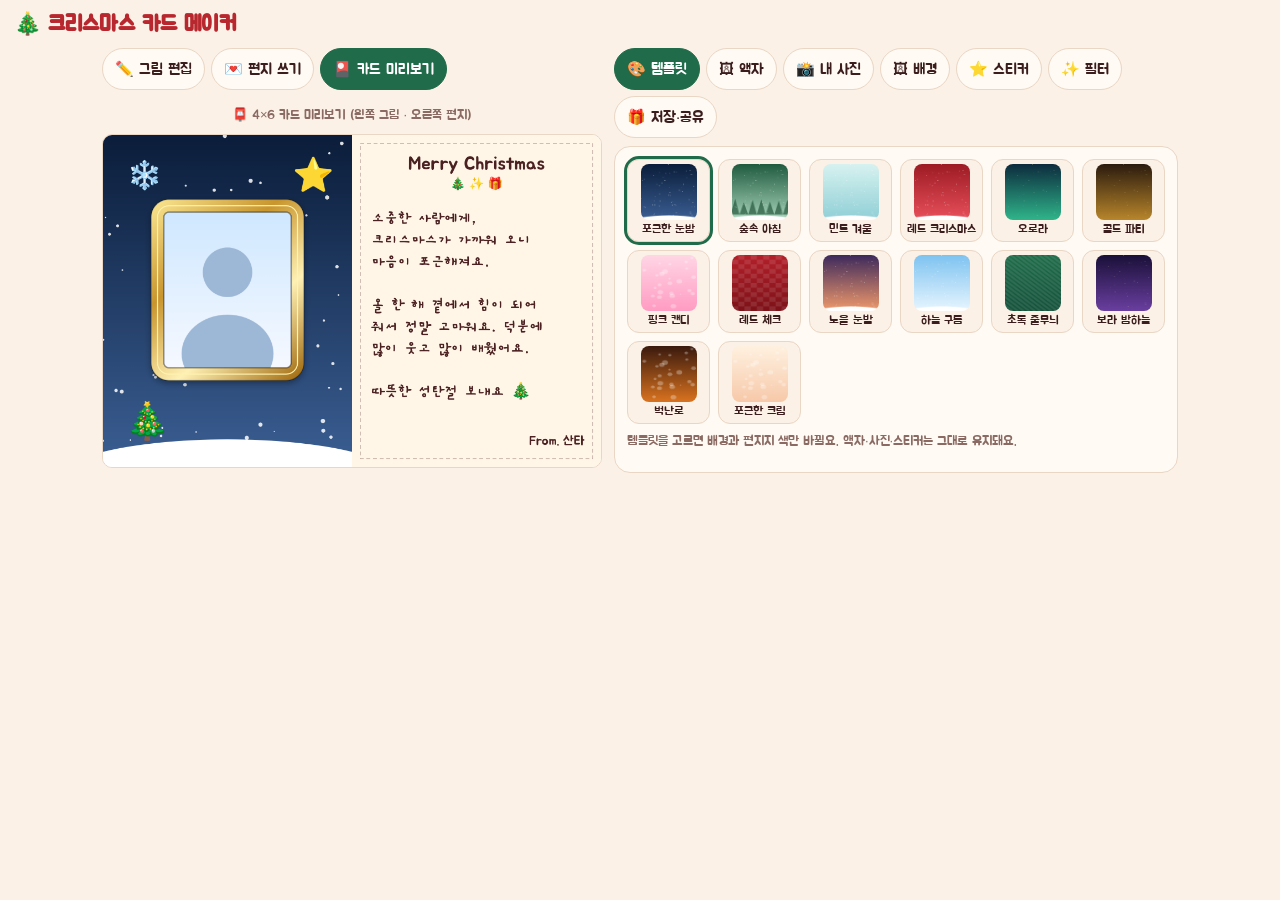
<file: christmas.html>
<!DOCTYPE html>
<html lang="ko"><head><meta charset="utf-8"><title>크리스마스 카드 메이커</title>
<meta name="viewport" content="width=device-width, initial-scale=1, viewport-fit=cover">
<link href="https://fonts.googleapis.com/css2?family=Jua&family=Gaegu:wght@400;700&display=swap" rel="stylesheet">
<style>
:root{--bg:#fbf1e6;--card:#fffaf4;--ink:#3b1d1d;--mut:#8a6a62;--red:#b8272d;--grn:#1f6b4a;--line:#ead6c4;box-sizing:border-box;padding-top:env(safe-area-inset-top,0px);padding-bottom:env(safe-area-inset-bottom,0px)}
@media(prefers-color-scheme:dark){:root:not([data-theme="light"]){--bg:#171012;--card:#261a1d;--ink:#f6e9e4;--mut:#b99d98;--line:#4a3337}}
:root[data-theme="dark"]{--bg:#171012;--card:#261a1d;--ink:#f6e9e4;--mut:#b99d98;--line:#4a3337}
html,body{height:auto}*{box-sizing:border-box}
body{margin:0;background:var(--bg);color:var(--ink);font-family:'Jua','Apple SD Gothic Neo','Malgun Gothic',sans-serif;-webkit-tap-highlight-color:transparent}
h1{font-size:22px;margin:0;padding:10px 14px 0;color:var(--red)}
.app{display:grid;gap:12px;max-width:1100px;margin:auto;padding:8px 12px 28px}
@media(min-width:860px){.app{grid-template-columns:minmax(380px,500px) 1fr;align-items:start}.stage{position:sticky;top:8px}}
.cvw{width:min(100%,calc(50vh*3/4));margin:auto}
@media(min-width:860px){.cvw{width:100%}}
#cv{width:100%;display:block;touch-action:none;border-radius:14px;box-shadow:0 6px 24px rgba(0,0,0,.25);background:#fff}
.tools{display:flex;gap:6px;justify-content:center;margin-top:8px;flex-wrap:wrap}
.b{min-height:44px;min-width:44px;border:0;border-radius:12px;padding:0 14px;font:inherit;font-size:15px;background:var(--red);color:#fff;cursor:pointer;touch-action:manipulation}
.b.s{background:var(--card);color:var(--ink);border:1.5px solid var(--line)}
.b.g{background:var(--grn)}
.tabs{display:flex;flex-wrap:wrap;gap:6px;padding:2px 0 8px}
.tab{min-height:42px;border:1.5px solid var(--line);background:var(--card);color:var(--ink);border-radius:21px;padding:0 12px;font:inherit;font-size:15px;touch-action:manipulation}
.tab.on{background:var(--grn);color:#fff;border-color:var(--grn)}
.panel{background:var(--card);border:1.5px solid var(--line);border-radius:16px;padding:12px}
.grid{display:grid;grid-template-columns:repeat(auto-fill,minmax(76px,1fr));gap:8px}
.it{min-height:64px;border:1.5px solid var(--line);border-radius:12px;background:var(--bg);color:var(--ink);font:inherit;font-size:30px;padding:4px;display:flex;flex-direction:column;align-items:center;justify-content:center;gap:2px;touch-action:manipulation}
.it small{font-size:12px}.it img,.it canvas{width:56px;height:56px;border-radius:8px}
.it.on{outline:3px solid var(--grn)}
.wide{grid-column:1/-1}.tpl{font-size:15px;min-height:76px}
label{display:block;font-size:14px;margin:10px 0 4px;color:var(--mut)}
input[type=text],textarea,select{width:100%;font:inherit;font-size:16px;padding:10px;border-radius:10px;border:1.5px solid var(--line);background:var(--bg);color:var(--ink)}
textarea{min-height:190px;font-family:'Gaegu',sans-serif;font-size:19px;line-height:1.4}
input[type=range]{width:100%}
.chips{display:flex;flex-wrap:wrap;gap:6px}.chips .tab{min-height:38px}
.big{display:flex;align-items:center;gap:12px;font-size:18px;color:var(--ink);background:var(--bg);border:2px solid var(--grn);border-radius:14px;padding:14px;margin:0 0 10px;cursor:pointer}.big input{width:28px;height:28px;flex:none}.big small{display:block;font-size:13px;color:var(--mut)}
.note{font-size:13px;color:var(--mut);line-height:1.5;margin:8px 0}
#vid{width:100%;max-height:60vh;display:block;border-radius:10px;background:#000;transform:scaleX(-1);object-fit:cover}
.row{display:flex;gap:8px;flex-wrap:wrap;margin-top:10px}
#fp{width:120px;border-radius:10px;background:repeating-conic-gradient(#ccc 0 25%,#fff 0 50%) 0 0/16px 16px;display:block;margin:8px 0}
dialog{border:0;border-radius:16px;padding:12px;max-width:min(94vw,760px);background:var(--card);color:var(--ink)}
dialog canvas{width:100%;display:block;border-radius:8px}
#toast{position:fixed;left:50%;bottom:calc(20px + env(safe-area-inset-bottom,0px));transform:translateX(-50%);background:#222;color:#fff;padding:10px 16px;border-radius:20px;opacity:0;transition:opacity .25s;pointer-events:none;z-index:9;font-size:15px}
#ban{display:none;background:var(--grn);color:#fff;padding:10px 14px;border-radius:12px}
#pimg{display:none}
@media print{body>*:not(#pimg){display:none!important}#pimg{display:block;width:6in;height:4in}@page{size:6in 4in;margin:0}:root{padding:0}}
</style></head><body>
<h1>🎄 크리스마스 카드 메이커</h1>
<div class="app">
<div class="stage"><div id="ban">친구가 보낸 카드예요! 내 얼굴을 넣어 답장해 보세요 🎁</div>
<div class="tabs" id="vt"><button class="tab" data-v2="edit">✏️ 그림 편집</button><button class="tab" data-v2="let">💌 편지 쓰기</button><button class="tab" data-v2="prev">🎴 카드 미리보기</button></div>
<div class="cvw" id="cvw"><canvas id="cv"></canvas></div>
<div class="tools" id="tools">
<button class="b s" data-a="z+" aria-label="확대">＋</button><button class="b s" data-a="z-" aria-label="축소">－</button>
<button class="b s" data-a="rot" aria-label="회전">⟳</button><button class="b s" data-a="flip" aria-label="좌우반전">⇋</button>
<button class="b s" data-a="top" aria-label="맨 앞으로">⬆</button><button class="b s" data-a="del" aria-label="삭제">🗑</button>
<button class="b g" data-a="prev">카드 미리보기</button></div>
<div class="note" id="hint" style="text-align:center">손가락으로 끌어 옮기고, 두 손가락으로 크기·회전을 조절해요.</div>
<div id="pvw"><div class="note" style="text-align:center">📮 4×6 카드 미리보기 (왼쪽 그림 · 오른쪽 편지)</div><canvas id="pv" width="900" height="600" style="width:100%;display:block;border-radius:10px;border:1.5px solid var(--line);background:#fff"></canvas></div></div>
<div><div class="tabs" id="tabs"></div><div class="panel" id="pn"></div></div>
</div>
<dialog id="dlg"><div id="dc"></div><div class="row"><button class="b g" data-a="save">4×6 저장</button><button class="b s" data-a="close">닫기</button></div></dialog>
<dialog id="cdlg"><video id="vid" playsinline muted autoplay></video><div class="row"><button class="b g" data-a="snap">📸 찰칵!</button><button class="b s" data-a="camclose">취소</button></div><p class="note">얼굴이 화면 가운데에 오도록 맞춰 주세요. 밝은 곳, 단색 배경에서 찍으면 배경이 더 깨끗하게 지워져요.</p></dialog>
<img id="pimg" alt=""><div id="toast"></div>
<script>
const W=900,H=1200,$=s=>document.querySelector(s);
const cv=$('#cv'),cx=cv.getContext('2d');cv.width=W;cv.height=H;
const sc=document.createElement('canvas');sc.width=W;sc.height=H;const sx=sc.getContext('2d');
const CC=document.createElement('canvas');CC.width=1800;CC.height=1200;$('#dc').appendChild(CC);
const S={frame:0,kind:0,view:'prev',noL:0,bg:0,items:[],filter:0,face:null,sel:null,tpl:0,to:'',from:'',mood:0,topic:0,seed:[0,0,0],letter:'',tab:'tpl'};
let RAW=null;
const sh=(c,x0,y0,r)=>{c.save();c.clip();const g=c.createRadialGradient(x0,y0,2,x0,y0,r);g.addColorStop(0,'rgba(255,255,255,.4)');g.addColorStop(.5,'rgba(255,255,255,0)');g.addColorStop(1,'rgba(0,0,0,.24)');c.fillStyle=g;c.fillRect(-999,-999,3000,3000);c.restore();c.lineWidth=4;c.lineJoin='round';c.strokeStyle='rgba(50,20,20,.55)';c.stroke()};
const E=(c,x,y,rx,ry,f,n)=>{c.beginPath();c.ellipse(x,y,rx,ry,0,0,7);c.fillStyle=f;c.fill();if(!n)sh(c,x-rx*.35,y-ry*.4,Math.max(rx,ry)*1.7)};
const PL=(c,p,f)=>{c.beginPath();p.forEach((q,i)=>i?c.lineTo(q[0],q[1]):c.moveTo(q[0],q[1]));c.closePath();c.fillStyle=f;c.fill();sh(c,200,200,260)};
const R=(c,x,y,w,h,r,f)=>{c.beginPath();c.roundRect(x,y,w,h,r);c.fillStyle=f;c.fill();sh(c,x+w*.3,y+h*.25,Math.max(w,h)*1.1)};
const head=(c,hf,col)=>{if(hf)return;E(c,200,110,66,72,col||'#ffd9b8');E(c,178,102,7,9,'#2b1a1a',1);E(c,222,102,7,9,'#2b1a1a',1);E(c,180,99,2.5,2.5,'#fff',1);E(c,224,99,2.5,2.5,'#fff',1);E(c,160,126,12,8,'rgba(255,100,110,.45)',1);E(c,240,126,12,8,'rgba(255,100,110,.45)',1);c.strokeStyle='#8a3a3a';c.lineWidth=4;c.lineCap='round';c.beginPath();c.arc(200,120,16,.25,2.9);c.stroke()};
const hat=(c,sz)=>{c.save();c.translate(200,70);c.scale(sz,sz);c.translate(-200,-70);c.beginPath();c.moveTo(135,72);c.quadraticCurveTo(185,-30,295,45);c.lineTo(268,72);c.closePath();c.fillStyle='#d62828';c.fill();sh(c,220,30,160);R(c,128,58,144,26,13,'#fff');E(c,296,44,16,16,'#fff');c.restore()};
const BODIES=[
{n:'산타',back(c,h){E(c,95,235,32,60,'#d62828');E(c,305,235,32,60,'#d62828');E(c,92,290,18,18,'#fff');E(c,308,290,18,18,'#fff');R(c,115,165,170,180,40,'#d62828');R(c,115,322,170,26,12,'#fff');R(c,115,238,170,22,0,'#222');R(c,188,234,24,30,4,'#f2c230');R(c,125,345,60,40,14,'#222');R(c,215,345,60,40,14,'#222');head(c,h);if(!h)E(c,200,152,48,36,'#fff')},front(c){hat(c,1)}},
{n:'루돌프',back(c,h){E(c,200,275,95,70,'#9b6a43');[125,160,220,255].forEach(x=>R(c,x,310,24,78,10,'#7a4f30'));E(c,128,85,16,28,'#9b6a43');E(c,272,85,16,28,'#9b6a43');head(c,h,'#b78254')},front(c){c.strokeStyle='#6b4a2b';c.lineWidth=9;c.lineCap='round';c.beginPath();c.moveTo(150,50);c.lineTo(125,5);c.moveTo(135,25);c.lineTo(103,20);c.moveTo(250,50);c.lineTo(275,5);c.moveTo(265,25);c.lineTo(297,20);c.stroke();E(c,200,142,13,11,'#e01b24')}},
{n:'눈사람',back(c,h){E(c,200,295,95,90,'#fff');E(c,200,200,65,58,'#fff');c.strokeStyle='#6b4a2b';c.lineWidth=7;c.lineCap='round';c.beginPath();c.moveTo(135,215);c.lineTo(58,160);c.moveTo(265,215);c.lineTo(342,160);c.stroke();head(c,h,'#fff');[250,288,325].forEach(y=>E(c,200,y,7,7,'#333'));R(c,140,172,120,22,10,'#d62828');c.strokeStyle='#bbb';c.lineWidth=3;c.beginPath();c.arc(200,295,95,0,7);c.stroke()},front(c){R(c,138,50,124,12,6,'#222');R(c,160,0,80,56,6,'#222');R(c,160,40,80,10,0,'#d62828')}},
{n:'엘프',back(c,h){E(c,95,230,28,55,'#2f9e5a');E(c,305,230,28,55,'#2f9e5a');R(c,120,165,160,150,36,'#2f9e5a');R(c,120,250,160,18,0,'#8a4b12');R(c,140,310,50,62,10,'#d62828');R(c,210,310,50,62,10,'#fff');E(c,150,386,36,16,'#b8862b');E(c,250,386,36,16,'#b8862b');E(c,128,108,14,20,'#ffd9b8');E(c,272,108,14,20,'#ffd9b8');head(c,h)},front(c){c.beginPath();c.moveTo(135,72);c.quadraticCurveTo(190,-30,310,10);c.lineTo(266,72);c.closePath();c.fillStyle='#2f9e5a';c.fill();sh(c,220,30,160);R(c,130,60,140,20,10,'#d62828');E(c,308,12,12,12,'#f2c230')}},
{n:'펭귄',back(c,h){E(c,200,265,100,130,'#26324a');E(c,200,290,66,98,'#fff');E(c,98,265,20,66,'#26324a');E(c,302,265,20,66,'#26324a');E(c,155,395,36,12,'#f59e0b');E(c,245,395,36,12,'#f59e0b');head(c,h,'#26324a');if(!h)E(c,200,126,16,9,'#f59e0b')},front(c){hat(c,.8)}},
{n:'진저맨',back(c,h){const k='#b9763a';R(c,120,170,160,140,50,k);R(c,45,185,100,44,22,k);R(c,255,185,100,44,22,k);R(c,130,285,56,100,24,k);R(c,214,285,56,100,24,k);head(c,h,k);[215,245,275].forEach(y=>E(c,200,y,9,9,'#fff'))},front(c){E(c,172,180,24,15,'#d62828');E(c,228,180,24,15,'#d62828');E(c,200,180,9,9,'#a01820')}},
{n:'산타걸',back(c,h){E(c,138,132,24,58,'#8a4b1f');E(c,262,132,24,58,'#8a4b1f');E(c,92,235,28,56,'#c9242f');E(c,308,235,28,56,'#c9242f');R(c,115,165,170,130,38,'#c9242f');PL(c,[[125,280],[275,280],[318,380],[82,380]],'#c9242f');R(c,82,368,236,20,10,'#fff');R(c,115,262,170,16,0,'#2a1a1a');head(c,h)},front(c){hat(c,1)}},
{n:'곰돌이',back(c,h){E(c,142,58,26,26,'#a8723f');E(c,258,58,26,26,'#a8723f');E(c,200,288,92,98,'#b47b46');E(c,200,305,58,66,'#ecd0a4');E(c,108,262,26,50,'#b47b46');E(c,292,262,26,50,'#b47b46');E(c,148,388,38,20,'#a8723f');E(c,252,388,38,20,'#a8723f');head(c,h,'#b47b46');if(!h){E(c,200,130,28,20,'#ecd0a4');E(c,200,120,8,6,'#3a2a2a',1)}},front(c){R(c,135,168,130,26,13,'#d62828');hat(c,.8)}},
{n:'토끼',back(c,h){E(c,160,12,20,60,'#fff');E(c,240,12,20,60,'#fff');E(c,160,14,9,42,'#f6b6c4',1);E(c,240,14,9,42,'#f6b6c4',1);E(c,200,288,88,98,'#fff');E(c,110,255,24,48,'#fff');E(c,290,255,24,48,'#fff');E(c,150,390,40,18,'#fff');E(c,250,390,40,18,'#fff');head(c,h,'#fff');if(!h)E(c,200,120,8,6,'#f08090',1)},front(c){R(c,135,168,130,24,12,'#2f9e5a');hat(c,.75)}},
{n:'천사',back(c,h){E(c,100,225,50,82,'#eef4ff');E(c,300,225,50,82,'#eef4ff');PL(c,[[135,165],[265,165],[322,392],[78,392]],'#fff');R(c,132,238,136,16,8,'#f2c230');E(c,118,235,22,52,'#fff');E(c,282,235,22,52,'#fff');E(c,150,100,26,50,'#f2d27a');E(c,250,100,26,50,'#f2d27a');head(c,h)},front(c){c.beginPath();c.ellipse(200,26,56,15,0,0,7);c.strokeStyle='#f2c230';c.lineWidth=11;c.stroke()}},
{n:'호두까기',back(c,h){E(c,98,235,26,56,'#1f4e9c');E(c,302,235,26,56,'#1f4e9c');R(c,125,165,150,170,26,'#1f4e9c');E(c,200,225,8,8,'#f2c230');E(c,200,262,8,8,'#f2c230');R(c,125,300,150,18,0,'#f2c230');R(c,140,330,56,55,10,'#fff');R(c,204,330,56,55,10,'#fff');R(c,132,372,70,24,10,'#222');R(c,198,372,70,24,10,'#222');head(c,h)},front(c){R(c,140,-55,120,125,16,'#c9242f');R(c,138,56,124,16,0,'#f2c230');E(c,200,-58,14,14,'#f2c230')}},
{n:'고양이',back(c,h){PL(c,[[138,72],[150,18],[188,50]],'#f0a860');PL(c,[[262,72],[250,18],[212,50]],'#f0a860');c.strokeStyle='#f0a860';c.lineWidth=24;c.lineCap='round';c.beginPath();c.moveTo(270,325);c.quadraticCurveTo(355,325,342,232);c.stroke();E(c,200,288,85,98,'#f0a860');E(c,200,305,50,66,'#fff4e0');E(c,150,390,34,17,'#f0a860');E(c,250,390,34,17,'#f0a860');head(c,h,'#f0a860');if(!h)E(c,200,118,7,5,'#e86a7a',1)},front(c){R(c,135,168,130,24,12,'#c9242f');hat(c,.7)}},
{n:'트리',back(c,h){R(c,175,350,50,40,6,'#7a4f30');PL(c,[[200,250],[372,382],[28,382]],'#2f8f4a');PL(c,[[200,190],[336,312],[64,312]],'#37a357');PL(c,[[200,140],[300,250],[100,250]],'#43b865');E(c,140,340,9,9,'#d62828');E(c,262,352,9,9,'#f2c230');E(c,205,295,9,9,'#d62828');E(c,110,368,9,9,'#f2c230');E(c,290,300,9,9,'#4aa3ff');E(c,170,248,9,9,'#f2c230');head(c,h)},front(c){c.font='80px "Apple Color Emoji","Noto Color Emoji",sans-serif';c.textAlign='center';c.fillText('⭐',200,45)}},
{n:'선물상자',back(c,h){R(c,100,190,200,190,18,'#d62828');R(c,185,190,30,190,0,'#f2c230');R(c,100,265,200,28,0,'#f2c230');R(c,90,165,220,40,12,'#b81d24');head(c,h)},front(c){E(c,235,168,34,22,'#f2c230');E(c,285,168,34,22,'#f2c230');E(c,260,172,12,12,'#d9a010')}}];
const BGS=[{n:'눈 오는 밤',c:['#0b1d3a','#3b5f94'],d:'snow'},{n:'숲속 아침',c:['#1f5a3f','#a8d5ba'],d:'trees'},{n:'포근한 크림',c:['#fff1e0','#f7c9a9'],d:'dots'},{n:'산타 레드',c:['#9d1b24','#e8505b'],d:'snow'},{n:'오로라',c:['#0d2b3e','#2fb58a'],d:'stars'},{n:'민트 겨울',c:['#d7f2f0','#8fcfd6'],d:'snow'},{n:'골드 파티',c:['#2b1b0e','#b8862b'],d:'stars'},{n:'핑크 캔디',c:['#ffd6e5','#ff9cc2'],d:'dots'},{n:'레드 체크',c:['#b3202a','#7d1219'],d:'check'},{n:'노을 눈밭',c:['#3d2a5c','#f19a6b'],d:'snow'},{n:'하늘 구름',c:['#7ec3f0','#e8f6ff'],d:'snow'},{n:'초록 줄무늬',c:['#1d6b48','#13503a'],d:'stripes'},{n:'보라 밤하늘',c:['#1a1038','#6a3fa0'],d:'stars'},{n:'따뜻한 벽난로',c:['#3a1a0e','#d9731f'],d:'dots'}];
function drawBg(c,b,w,h){const g=c.createLinearGradient(0,0,0,h);g.addColorStop(0,b.c[0]);g.addColorStop(1,b.c[1]);c.fillStyle=g;c.fillRect(0,0,w,h);let s=7;const r=()=>(s=s*16807%2147483647)/2147483647,d=b.d;
if(d=='trees'){c.fillStyle='rgba(10,60,35,.55)';for(let i=0;i<9;i++){const x=i*140-20,y=h-120;c.beginPath();c.moveTo(x,y);c.lineTo(x+70,y-340+r()*90);c.lineTo(x+140,y);c.fill()}}
if(d=='snow'||d=='trees'){c.fillStyle='rgba(255,255,255,.85)';for(let i=0;i<70;i++){c.beginPath();c.arc(r()*w,r()*h,2+r()*6,0,7);c.fill()}E(c,w/2,h+50,w*.7,150,'#fff',1)}
if(d=='stars'){c.fillStyle='rgba(255,250,210,.9)';for(let i=0;i<50;i++){c.beginPath();c.arc(r()*w,r()*h,1+r()*4,0,7);c.fill()}}
if(d=='dots'){c.fillStyle='rgba(255,255,255,.3)';for(let i=0;i<26;i++){c.beginPath();c.arc(r()*w,r()*h,10+r()*40,0,7);c.fill()}}
if(d=='check'){c.fillStyle='rgba(255,255,255,.1)';for(let i=0;i<12;i++)for(let j=0;j<12;j++)if((i+j)%2)c.fillRect(i*100,j*100,100,100)}
if(d=='stripes'){c.strokeStyle='rgba(255,255,255,.1)';c.lineWidth=40;for(let i=-12;i<30;i++){c.beginPath();c.moveTo(i*90,0);c.lineTo(i*90+h,h);c.stroke()}}}
const EM='🎄 ⭐ 🎁 🔔 ❄️ ⛄ 🦌 🍪 🧦 🕯️ 🎅 🤶 ❤️ ✨ 🎶 🍬 🧁 🥛 🏠 🌟 🎀 🦉 🐧 ☃️ 🧣 🛷 🔥 ☕ 🍷 🎉 🎈 💝 🌲 🍊 🍎 🧤 🕊️ 🐻 🐰 🦊 🍰 🎂 🥂 🍫 🪅 📮 💌 🧑‍🎄 👼 🌙 ☁️ 🌈 🐑 🍭 🥕 🪵 🎻 🎺 🛎️ 🐾 💫'.split(' ');
const TXT=['Merry Christmas','메리 크리스마스','Happy Holidays','사랑해 ♥','Ho Ho Ho!','Season’s Greetings'];
const FIL=[['없음','none'],['따뜻','sepia(.35) saturate(1.3)'],['빈티지','sepia(.6) contrast(.9)'],['흑백','grayscale(1)'],['선명','contrast(1.2) saturate(1.4)'],['몽환','brightness(1.1) saturate(1.2) blur(1.5px)'],['차갑게','hue-rotate(-20deg) saturate(1.1) brightness(1.05)'],['레트로','sepia(.4) hue-rotate(-15deg) saturate(1.6) contrast(1.1)']];
const TP=[{n:'산타의 선물',bg:0,body:0,paper:'#fff6e8',ink:'#4a2020',st:[['🎁',190,1010,1],['🎄',920,900,1.4],['❄️',160,160,1],['⭐',900,130,1.2],['🔔',960,340,.8]]},
{n:'루돌프 숲',bg:1,body:1,paper:'#eef8ee',ink:'#1d4a35',st:[['🌲',130,880,1.6],['🌲',970,900,1.4],['❄️',900,170,1],['✨',180,260,1]]},
{n:'눈사람 마을',bg:5,body:2,paper:'#f1fbfb',ink:'#1e4a5a',st:[['🏠',180,900,1.4],['❄️',900,200,1.2],['❄️',250,200,.9],['⛄',960,960,.8]]},
{n:'엘프 공방',bg:11,body:3,paper:'#f6f9ec',ink:'#264d2b',st:[['🎁',200,990,1.2],['🎁',900,1000,1],['🔔',170,200,1],['⭐',920,160,1.2]]},
{n:'펭귄 파티',bg:10,body:4,paper:'#eef6ff',ink:'#1f3a5f',st:[['🎉',200,200,1.2],['🎈',920,220,1.2],['🧁',200,1010,1],['❄️',930,990,1]]},
{n:'쿠키 하우스',bg:2,body:5,paper:'#fff3e6',ink:'#6b3a1a',st:[['🍪',180,960,1.2],['🥛',930,970,1.2],['🍬',930,200,1],['🎀',190,200,1]]},
{n:'골드 파티 (그림만)',bg:6,body:-1,paper:'#2b1b0e',ink:'#f6e3b0',st:[['🎄',550,580,4],['⭐',550,150,1.6],['🎁',250,990,1.4],['🎁',850,990,1.4],['✨',200,300,1.3],['✨',900,380,1.3]]},
{n:'산타걸 파티',bg:3,body:6,paper:'#fff0f0',ink:'#7a1c24',st:[['🎁',200,1000,1.2],['❄️',900,180,1.2],['🔔',200,200,1],['🍷',900,1000,1]]},
{n:'고돌이 선물',bg:13,body:7,paper:'#fff2e2',ink:'#5a3318',st:[['🎁',190,1000,1.3],['🕯️',900,980,1],['⭐',900,180,1.2],['🧦',190,230,1]]},
{n:'토끼의 겸울',bg:5,body:8,paper:'#f2fbfb',ink:'#2a5560',st:[['🥕',190,990,1.2],['❄️',900,200,1.3],['⛄',900,980,1],['✨',190,240,1]]},
{n:'천사의 밤',bg:12,body:9,paper:'#f3efff',ink:'#3a2a6a',st:[['⭐',190,180,1.3],['🌙',900,200,1.3],['✨',900,900,1.2],['🕊️',190,980,1.1]]},
{n:'호두까기 병정',bg:8,body:10,paper:'#fff3e6',ink:'#7d1219',st:[['🎄',190,980,1.5],['🎁',900,1000,1.1],['🔔',190,220,1],['⭐',900,200,1.2]]},
{n:'고양이 크리스마스',bg:7,body:11,paper:'#fff0f6',ink:'#7a2a4a',st:[['🐟',900,1000,1],['🎀',190,220,1],['❄️',900,200,1.2],['🧶',190,990,1]]},
{n:'크리스마스 트리',bg:0,body:12,paper:'#eef8ee',ink:'#1d4a35',st:[['🎁',190,1000,1.2],['🎁',900,1000,1.2],['❄️',900,180,1.2]]},
{n:'선물상자',bg:9,body:13,paper:'#fff5e6',ink:'#4a2a1a',st:[['🎉',190,200,1.3],['🎈',900,220,1.3],['✨',190,900,1.2]]}];
const MOODS=['따뜻한','유쾌한','감동적인','정중한'],TOPICS=['감사','사랑','안부','응원','새해 인사'];
const OP=[['{to}에게,\n크리스마스가 가까워 오니 마음이 포근해져요.','{to}에게,\n크리스마스가 다가오니 문득 생각났어요.'],['{to}, 메리 크리스마스! 🎅\n산타보다 먼저 카드가 도착했죠?','{to}에게,\n루돌프가 길을 잃어서 내가 대신 왔어요!'],['{to}에게,\n한 해의 끝자락에서 마음을 담아 적어요.','{to}에게,\n조용한 겨울밤, 당신을 떠올리며 펜을 들었어요.'],['{tn}께,\n즐거운 성탄절을 맞이하시길 기원합니다.','{tn}께,\n한 해 동안의 감사를 담아 성탄 인사를 올립니다.']];
const BD=[['올 한 해 곁에서 힘이 되어 줘서 정말 고마워요. 덕분에 많이 웃고 많이 배웠어요.','말로 다 전하지 못한 고마움을 이 카드에 담았어요. 늘 곁에 있어 줘서 고마워요.','올 한 해 베풀어 주신 도움과 배려에 진심으로 감사드립니다.'],
['당신이 있어서 겨울도 하나도 춥지 않아요. 내 마음은 언제나 당신 편이에요.','반짝이는 트리보다 더 빛나는 건 바로 당신이에요. 사랑해요.','변함없는 마음으로 아끼고 있음을 전합니다. 늘 소중한 존재입니다.'],
['요즘 잘 지내고 있나요? 바쁜 일상 속에서도 따뜻한 겨울 보내고 있기를 바라요.','연말이라 더 보고 싶어요. 얼굴 한번 보며 따뜻한 차 한잔 해요.','그간 평안하셨는지요. 쌀쌀한 날씨에 건강 유의하시기를 바랍니다.'],
['올해도 정말 수고 많았어요. 지금처럼만 하면 충분해요. 내가 늘 응원할게요!','힘든 날도 있었겠지만 잘 해내고 있어요. 내년엔 더 좋은 일만 가득할 거예요.','올 한 해 애쓰신 노고에 격려를 보냅니다. 내년에도 건승하시길 응원합니다.'],
['다가오는 새해에는 웃을 일이 더 많아지길 바라요. 건강하고 행복한 한 해 되세요!','한 해 잘 마무리하고, 새해엔 소원이 모두 이루어지길 바라요!','새해에도 건강과 행복이 가득하시기를 기원합니다.']];
const CL=[['따뜻한 성탄절 보내요 🎄','포근한 겨울 보내요 ☃️'],['오늘은 신나게 웃는 하루 되기! 🎉','선물 기대해도 좋아요 🎁'],['당신의 겨울이 따뜻하길 바라요.','소중한 마음 오래 기억할게요.'],['즐겁고 평안한 성탄절 되시기 바랍니다.','늘 건강하시고 행복하시길 기원합니다.']];
const KINDS=['일반 편지','🎅 산타에게','👨‍👩‍👧 부모님께'],TK=[['감사','사랑','안부','응원','새해 인사'],['선물 부탁','착하게 지냈어요','감사','소원 빌기','응원'],['감사','사랑','안부','죄송한 마음','건강 당부']];
const KO=[[['{n}께,\n안녕하세요, 크리스마스가 다가왔어요.','{n}께,\n올해도 잘 지내셨죠? 편지를 써요.'],['{n}께! 🎅\n저 기억하시죠? 올해도 편지 보내요!','{n}께,\n루돌프도 잘 지내죠? 안부부터 물어요!'],['{n}께,\n한 해를 돌아보며 마음을 담아 편지를 써요.','{n}께,\n조용한 겨울밤, 두 손 모아 편지를 써요.'],['{n}께,\n성탄을 맞아 삼가 편지를 올립니다.','{n}께,\n평안하신지요. 성탄 인사와 함께 편지를 드립니다.']],[['{n}께,\n크리스마스가 다가오니 문득 {n} 생각이 났어요.','{n}께,\n오늘은 평소에 못 한 말을 적어 봐요.'],['{n}께! 메리 크리스마스! 🎄\n선물보다 편지가 먼저 도착했죠?','{n}께,\n산타 대신 제가 왔어요, 짜잔!'],['{n}께,\n펜을 들고 보니 마음이 먼저 뭉클해져요.','{n}께,\n한 해의 끝에서 오래 하지 못한 말을 적어요.'],['{n}께,\n성탄을 맞아 평소 전하지 못한 마음을 올립니다.','{n}께,\n그간 안녕하신지요. 성탄 인사 드립니다.']]];
const KB=[[['올해 가장 받고 싶은 선물이 있어요. 마음속으로 오래 생각한 건데, 꼭 들어주세요!','선물은 작아도 괜찮아요. 제 소원을 한 번만 떠올려 주세요!','올해 갖고 싶은 선물을 조심스럽게 부탁드립니다. 살펴 주시면 감사하겠습니다.'],['올해는 인사도 잘하고 약속도 잘 지키려고 노력했어요. 칭찬해 주세요!','가끔 투정도 부렸지만 반성하고 있어요. 내년엔 더 착하게 지낼게요.','올 한 해 바르게 지내려 노력했음을 말씀드립니다.'],['해마다 잊지 않고 와 주셔서 고마워요. 덕분에 크리스마스가 기다려져요.','밤새 먼 길 오시는 거 알아요. 늘 고마워요!','해마다 베풀어 주시는 기쁨에 감사드립니다.'],['저는 선물보다 우리 가족이 건강하고 행복했으면 좋겠어요. 그게 제 소원이에요.','친구들 모두가 웃는 크리스마스가 되게 해 주세요.','가족과 이웃 모두의 평안을 소원합니다.'],['추운 날 썰매 타고 다니느라 힘드시죠? 항상 응원해요!','루돌프랑 같이 힘내세요. 저도 응원할게요!','먼 길 안전하게 다니시기를 응원합니다.']],[['키워 주셔서 정말 고마워요. 당연한 줄 알았던 모든 게 사랑이었다는 걸 이제 알아요.','늘 곁에서 지켜 줘서 고마워요. 두 분 덕분에 제가 이만큼 자랐어요.','길러 주신 은혜와 변함없는 사랑에 깊이 감사드립니다.'],['사랑한다는 말, 쑥스러워서 자주 못 했지만 늘 마음속에 있어요. 사랑해요.','세상에서 제일 따뜻한 집은 두 분이 계신 곳이에요. 사랑해요.','표현이 서툴렀으나 깊이 존경하고 사랑하고 있습니다.'],['요즘 어떻게 지내세요? 밥은 잘 챙겨 드시고 계시죠? 보고 싶어요.','추운데 감기 걸리지 않게 따뜻하게 입으세요. 곧 찾아뵐게요.','환절기 건강은 어떠신지요. 곧 찾아뵙겠습니다.'],['가끔 짜증 내고 속상하게 해서 미안해요. 마음은 그게 아니었어요.','바쁘다는 핑계로 연락을 자주 못 드려 죄송해요. 앞으로 더 자주 연락할게요.','자주 찾아뵙지 못해 송구한 마음입니다. 더 살피겠습니다.'],['무리하지 말고 건강부터 챙겨 주세요. 두 분이 건강한 게 제일 큰 선물이에요.','병원도 미루지 말고 꼭 다녀오세요. 제가 걱정돼요.','무엇보다 건강을 먼저 살피시기를 당부드립니다.']]];
const KC=[['올해도 선물 주실 거죠? 기다리고 있을게요 🎁','현관문을 열어 둘게요 🚪'],['선물 주시는 거죠? 두근두근 기다릴게요! 🎁','루돌프에게도 안부 전해 주세요 🦌'],['당신을 믿고 기다릴게요.','올겨울도 건강하세요.'],['건강하고 안전한 여정 되시길 바랍니다.','늘 평안하시길 기원합니다.']];
function gen(){const m=S.mood,t=S.topic,to=S.to.trim(),f=(a,i)=>a[i%a.length];
if(S.kind){const k=S.kind-1,n=to||['산타 할아버지','엄마 아빠'][k],o=f(KO[k][m],S.seed[0]).replace(/\{n\}/g,n),b=f(KB[k][t].slice(m==3?2:0,m==3?3:2),S.seed[1]);S.letter=o+'\n\n'+b+'\n\n'+f(k?CL[m]:KC[m],S.seed[2]);return}
const o=f(OP[m],S.seed[0]).replace('{to}',to||'소중한 사람').replace('{tn}',to?(/(님|선생님|할머니|할아버지|엄마|아빠)$/.test(to)?to:to+'님'):'소중한 분');
const b=f(BD[t].slice(m==3?2:0,m==3?3:2),S.seed[1]);S.letter=o+'\n\n'+b+'\n\n'+f(CL[m],S.seed[2])}
// ---- scene
const SZ={b:[400,400],f:[250,300],s:[120,120]};
const tw=i=>{cx.font='80px Jua,sans-serif';return cx.measureText(i.txt).width+30};
const size=i=>i.t=='x'?[tw(i),110]:i.t=='i'?[300,300*i.c.height/i.c.width]:SZ[i.t];
function tx(c,i,fn){c.save();c.translate(i.x,i.y);c.rotate(i.r);c.scale(i.f?-i.s:i.s,i.s);fn();c.restore()}
function render(c){drawBg(c,BGS[S.bg],W,H);const hf=!!S.face&&S.items.some(i=>i.t=='f'),bs=S.items.filter(i=>i.t=='b');
bs.forEach(i=>tx(c,i,()=>E(c,0,192,110,16,'rgba(0,0,0,.2)',1)));
bs.forEach(i=>tx(c,i,()=>{c.translate(-200,-200);BODIES[i.k].back(c,hf)}));
S.items.filter(i=>i.t=='f').forEach(i=>tx(c,i,()=>{c.scale(.5556,.5556);drawFrame(c,S.frame)}));
bs.forEach(i=>tx(c,i,()=>{c.translate(-200,-200);BODIES[i.k].front(c)}));
S.items.filter(i=>i.t=='s'||i.t=='x'||i.t=='i').forEach(i=>tx(c,i,()=>{c.textAlign='center';c.textBaseline='middle';if(i.t=='i'){const h=300*i.c.height/i.c.width;c.drawImage(i.c,-150,-h/2,300,h)}else if(i.t=='s'){c.font='100px "Apple Color Emoji","Segoe UI Emoji","Noto Color Emoji",sans-serif';c.fillText(i.e,0,0)}else{c.font='80px Jua,sans-serif';c.lineJoin='round';c.lineWidth=14;c.strokeStyle='#fff';c.strokeText(i.txt,0,0);c.fillStyle='#c8302f';c.fillText(i.txt,0,0)}}))}
const CF='filter' in cx;
function paint(){pvUpd();render(sx);cx.clearRect(0,0,W,H);const f=FIL[S.filter][1];if(CF){cx.filter=f;cx.drawImage(sc,0,0);cx.filter='none'}else{cx.drawImage(sc,0,0);cv.style.filter=f}
const i=S.sel;if(i&&S.items.includes(i)){const[w,h]=size(i);cx.save();cx.translate(i.x,i.y);cx.rotate(i.r);cx.scale(i.s,i.s);cx.setLineDash([12,8]);cx.lineWidth=4/i.s;cx.strokeStyle='#fff';cx.strokeRect(-w/2,-h/2,w,h);cx.strokeStyle='#1f6b4a';cx.lineDashOffset=10;cx.strokeRect(-w/2,-h/2,w,h);cx.restore()}}
// ---- card 4x6
function wrap(c,t,mw){const L=[];t.split('\n').forEach(p=>{if(!p){L.push('');return}let l='';p.split(' ').forEach(w=>{const n=l?l+' '+w:w;if(c.measureText(n).width>mw&&l){L.push(l);l=w}else l=n});L.push(l)});return L}
function card(){const c=CC.getContext('2d'),T=TP[S.tpl]||TP[0];render(sx);c.fillStyle='#fff';c.fillRect(0,0,1800,1200);c.filter=CF?FIL[S.filter][1]:'none';c.drawImage(sc,0,0,900,1200);c.filter='none';
c.fillStyle=T.paper;c.fillRect(900,0,900,1200);c.strokeStyle=T.ink;c.globalAlpha=.35;c.lineWidth=3;c.setLineDash([14,10]);c.strokeRect(930,30,840,1140);c.setLineDash([]);c.globalAlpha=1;
c.fillStyle=T.ink;c.textAlign='center';c.font='68px Jua,sans-serif';c.fillText('Merry Christmas',1350,125);c.font='44px sans-serif';c.fillText('🎄 ✨ 🎁',1350,190);
c.textAlign='left';c.textBaseline='alphabetic';if(S.noL){c.textAlign='center';c.fillStyle=T.ink;c.font='96px Jua,sans-serif';c.fillText('메리 크리스마스!',1350,620);c.font='100px sans-serif';c.fillText('🎄🎁✨',1350,800);c.textAlign='right';c.font='46px Jua,sans-serif';c.fillText('From. '+(S.from.trim()||'산타'),1740,1120);return}
let fs=58,L;const mw=700;
for(;fs>=24;fs-=2){c.font='700 '+fs+'px Gaegu,Jua,sans-serif';L=wrap(c,S.letter,mw);if(L.length*fs*1.35<760)break}
c.fillStyle=T.ink;L.forEach((l,i)=>c.fillText(l,970,260+fs+i*fs*1.35));
c.textAlign='right';c.font='46px Jua,sans-serif';c.fillText('From. '+(S.from.trim()||'산타'),1740,1120)}
const cardBlob=()=>{card();return new Promise(r=>CC.toBlob(r,'image/png'))};
// ---- items & templates
function mk(t,o){return Object.assign({t,x:450,y:600,s:1,r:0,f:0},o)}
function placeFace(){if(!S.items.some(i=>i.t=='f')){const n=mk('f',{x:450,y:560,s:2.3});S.items.push(n);S.sel=n}}
function applyTpl(k){const T=TP[k];S.tpl=k;S.bg=T.bg;S.filter=0;S.sel=null}
function setBody(k){const o=S.items.find(i=>i.t=='b');const n=mk('b',{k,x:o?o.x:450,y:o?o.y:760,s:o?o.s:1.6,r:o?o.r:0});S.items=S.items.filter(i=>i.t!='b');S.items.unshift(n);if(S.items.some(i=>i.t=='f'))placeFace();S.sel=n}
// ---- touch
const P=new Map();let G=null;
const pt=e=>{const r=cv.getBoundingClientRect();return{x:(e.clientX-r.left)*W/r.width,y:(e.clientY-r.top)*H/r.height}};
function hit(p){const o=[...S.items.filter(i=>i.t=='s'||i.t=='x'||i.t=='i').reverse(),...S.items.filter(i=>i.t=='f'),...S.items.filter(i=>i.t=='b')];
return o.find(i=>{const dx=p.x-i.x,dy=p.y-i.y,cs=Math.cos(-i.r),sn=Math.sin(-i.r),lx=(dx*cs-dy*sn)/i.s,ly=(dx*sn+dy*cs)/i.s,[w,h]=size(i);return Math.abs(lx)<=w/2&&Math.abs(ly)<=h/2})||null}
const D=(a,b)=>Math.hypot(a.x-b.x,a.y-b.y),A=(a,b)=>Math.atan2(b.y-a.y,b.x-a.x);
cv.addEventListener('pointerdown',e=>{cv.setPointerCapture(e.pointerId);const p=pt(e);P.set(e.pointerId,p);
if(P.size==1){const h=hit(p);S.sel=h;G=h?{ox:h.x-p.x,oy:h.y-p.y}:null}
else if(P.size==2&&S.sel){const[a,b]=[...P.values()];G={d:D(a,b),an:A(a,b),s:S.sel.s,r:S.sel.r}}paint()});
cv.addEventListener('pointermove',e=>{if(!P.has(e.pointerId))return;const p=pt(e);P.set(e.pointerId,p);const i=S.sel;if(!i||!G)return;
if(P.size==1&&G.ox!=null){i.x=p.x+G.ox;i.y=p.y+G.oy}else if(P.size==2&&G.d){const[a,b]=[...P.values()];i.s=Math.max(.2,Math.min(8,G.s*D(a,b)/G.d));i.r=G.r+A(a,b)-G.an}paint()});
const up=e=>{P.delete(e.pointerId);if(P.size==1&&S.sel){const p=[...P.values()][0];G={ox:S.sel.x-p.x,oy:S.sel.y-p.y}}else if(!P.size)G=null;paint()};
cv.addEventListener('pointerup',up);cv.addEventListener('pointercancel',up);
function act(a){const i=S.sel;
if(a=='prev'){card();$('#dlg').showModal();return}if(a=='close'){$('#dlg').close();return}
if(a=='save'){save();return}
if(!i)return toast('먼저 꾸밀 그림을 눌러 선택해 주세요');
if(a=='z+')i.s*=1.12;if(a=='z-')i.s/=1.12;if(a=='rot')i.r+=Math.PI/12;if(a=='flip')i.f=i.f?0:1;
if(a=='top'){S.items=S.items.filter(x=>x!=i);S.items.push(i)}
if(a=='del'){S.items=S.items.filter(x=>x!=i);S.sel=null}paint()}
// ---- photo
function removeBg(c,tol){const w=c.canvas.width,h=c.canvas.height,d=c.getImageData(0,0,w,h),p=d.data;let r=0,g=0,b=0,n=0;
const add=(x,y)=>{const k=(y*w+x)*4;r+=p[k];g+=p[k+1];b+=p[k+2];n++};
for(let x=0;x<w;x+=3){add(x,0);add(x,h-1)}for(let y=0;y<h;y+=3){add(0,y);add(w-1,y)}r/=n;g/=n;b/=n;
const seen=new Uint8Array(w*h),st=[],t2=tol*tol*3,ok=q=>{const k=q*4;return(p[k]-r)**2+(p[k+1]-g)**2+(p[k+2]-b)**2<t2};
const push=q=>{if(!seen[q]&&ok(q)){seen[q]=1;st.push(q)}};
for(let x=0;x<w;x++){push(x);push((h-1)*w+x)}for(let y=0;y<h;y++){push(y*w);push(y*w+w-1)}
while(st.length){const q=st.pop(),x=q%w,y=(q/w)|0;if(x>0)push(q-1);if(x<w-1)push(q+1);if(y>0)push(q-w);if(y<h-1)push(q+w)}
for(let q=0;q<w*h;q++){if(seen[q])p[q*4+3]=0;else{const x=q%w,y=(q/w)|0;if((x>0&&seen[q-1])||(x<w-1&&seen[q+1])||(y>0&&seen[q-w])||(y<h-1&&seen[q+w]))p[q*4+3]=130}}c.putImageData(d,0,0)}
function buildFace(){const o=$('#fp');if(!RAW||!o)return;const c=o.getContext('2d');o.width=360;o.height=440;c.clearRect(0,0,360,440);
const z=+$('#zm').value,y=+$('#yp').value,sw=Math.min(RAW.width,RAW.height*360/440)/z,sh=sw*440/360;
const sx0=(RAW.width-sw)/2,sy0=Math.max(0,Math.min(RAW.height-sh,(RAW.height-sh)/2+y*RAW.height));
c.drawImage(RAW,sx0,sy0,sw,sh,0,0,360,440);
if($('#rb').checked)removeBg(c,+$('#sn').value);
if($('#ov').checked){c.globalCompositeOperation='destination-in';c.beginPath();c.ellipse(180,220,165,205,0,0,7);c.fill();c.globalCompositeOperation='source-over'}}
function loadPhoto(f){if(!f)return;const u=URL.createObjectURL(f),im=new Image();im.onload=()=>{const m=Math.min(1,720/Math.max(im.width,im.height));RAW=document.createElement('canvas');RAW.width=im.width*m;RAW.height=im.height*m;RAW.getContext('2d').drawImage(im,0,0,RAW.width,RAW.height);URL.revokeObjectURL(u);buildFace()};im.onerror=()=>toast('사진을 열 수 없어요. 다른 사진을 골라 주세요');im.src=u}
let stream=null;
async function openCam(){if(!navigator.mediaDevices||!navigator.mediaDevices.getUserMedia){$('#ph2').click();return}
try{stream=await navigator.mediaDevices.getUserMedia({video:{facingMode:'user',width:{ideal:1280},height:{ideal:1280}},audio:false});const v=$('#vid');v.srcObject=stream;$('#cdlg').showModal();await v.play().catch(()=>{})}
catch(e){stream=null;toast('카메라 권한이 없어 기본 카메라 앱으로 전환해요');$('#ph2').click()}}
function closeCam(){if(stream){stream.getTracks().forEach(t=>t.stop());stream=null}const d=$('#cdlg');if(d.open)d.close()}
function snap(){const v=$('#vid');if(!v.videoWidth)return toast('카메라가 준비되는 중이에요. 잠시만요');const m=Math.min(1,720/Math.max(v.videoWidth,v.videoHeight));RAW=document.createElement('canvas');RAW.width=v.videoWidth*m;RAW.height=v.videoHeight*m;const c=RAW.getContext('2d');c.translate(RAW.width,0);c.scale(-1,1);c.drawImage(v,0,0,RAW.width,RAW.height);closeCam();buildFace()}
$('#cdlg').addEventListener('close',closeCam);
const RC=['엄마','아빠','할머니','할아버지','친구','연인','선생님','동료','가족 모두'],SD=['엄마','아빠','아들','딸','친구','연인','산타','우리 가족'];
function setView(v){S.view=v;const e=v=='edit',l=v=='let',w=S.tab;$('#cvw').style.display=e?'':'none';$('#tools').style.display=e?'':'none';$('#hint').style.display=e?'':'none';$('#pvw').style.display=v=='prev'?'':'none';$('#tabs').style.display=l?'none':'';if(l)S.tab='let';else if(S.tab=='let')S.tab='tpl';if(S.tab!=w)panel();document.querySelectorAll('#vt .tab').forEach(b=>b.classList.toggle('on',b.dataset.v2==v));if(e)paint();else pvUpd()}
function addImg(f){if(!f)return;const u=URL.createObjectURL(f),im=new Image();im.onload=()=>{const m=Math.min(1,600/Math.max(im.width,im.height)),c=document.createElement('canvas');c.width=Math.round(im.width*m);c.height=Math.round(im.height*m);const t=c.getContext('2d');t.drawImage(im,0,0,c.width,c.height);URL.revokeObjectURL(u);if($('#ib')&&$('#ib').checked)removeBg(t,60);const n=mk('i',{c,x:450,y:600,s:1.8});S.items.push(n);S.sel=n;setView('edit');paint()};im.onerror=()=>toast('이미지를 열 수 없어요');im.src=u}
TP.length=0;[['포근한 눈밤',0,'#fff6e8','#4a2020'],['숲속 아침',1,'#eef8ee','#1d4a35'],['민트 겨울',5,'#f1fbfb','#1e4a5a'],['레드 크리스마스',3,'#fff0f0','#7a1c24'],['오로라',4,'#eaf6f2','#14423a'],['골드 파티',6,'#2b1b0e','#f6e3b0'],['핑크 캔디',7,'#fff0f6','#7a2a4a'],['레드 체크',8,'#fff3e6','#7d1219'],['노을 눈밭',9,'#fff1e8','#4b2f5c'],['하늘 구름',10,'#eef6ff','#1f3a5f'],['초록 줄무늬',11,'#f6f9ec','#264d2b'],['보라 밤하늘',12,'#f3efff','#3a2a6a'],['벅난로',13,'#fff2e2','#5a3318'],['포근한 크림',2,'#fff3e6','#6b3a1a']].forEach(a=>TP.push({n:a[0],bg:a[1],paper:a[2],ink:a[3],st:[],body:-1}));
const FRM=[{n:'골드',k:'r',b:36,f:'g'},{n:'우드',k:'r',b:40,f:'w'},{n:'폴라로이드',k:'r',b:26,f:'#fff',d:'p'},{n:'크리스마스 리스',k:'o',b:44,f:'#2f7a4a',d:'l'},{n:'캣디케인',k:'r',b:34,f:'c'},{n:'눈꽃 원형',k:'c',b:30,f:'#fff',d:'s'},{n:'오너먼트',k:'c',b:22,f:'#d62828',d:'n'},{n:'하트',k:'h',b:26,f:'#d62828'},{n:'레드 리본',k:'r',b:28,f:'#b8272d',d:'b'},{n:'은빛 타원',k:'o',b:30,f:'s'}];
const PH=document.createElement('canvas');PH.width=360;PH.height=440;(c=>{const g=c.createLinearGradient(0,0,0,440);g.addColorStop(0,'#cfe8ff');g.addColorStop(1,'#f6f9ff');c.fillStyle=g;c.fillRect(0,0,360,440);c.fillStyle='#9db8d6';c.beginPath();c.arc(180,170,70,0,7);c.fill();c.beginPath();c.ellipse(180,400,130,110,0,0,7);c.fill()})(PH.getContext('2d'));
function fpath(c,k,p){c.beginPath();const w=180+p,h=220+p;if(k=='r')c.roundRect(-w,-h,2*w,2*h,14+p);else if(k=='o')c.ellipse(0,0,w,h,0,0,7);else if(k=='c')c.arc(0,0,190+p,0,7);else{const s=200+p;c.moveTo(0,.9*s);c.bezierCurveTo(-1.4*s,-.1*s,-.9*s,-1*s,0,-.4*s);c.bezierCurveTo(.9*s,-1*s,1.4*s,-.1*s,0,.9*s)}}
function fillOf(c,f){if(f=='g'||f=='w'||f=='s'){const g=c.createLinearGradient(-200,-240,200,240);(f=='g'?['#f7e08a','#c9962e','#fff1b5','#a8741a']:f=='w'?['#b98147','#6e4420','#a9733a','#5a3718']:['#f4f6fa','#9aa3b2','#e8ecf3','#8b94a4']).forEach((s,i,a)=>g.addColorStop(i/(a.length-1),s));return g}if(f=='c'){const t=document.createElement('canvas');t.width=t.height=48;const x=t.getContext('2d');x.fillStyle='#fff';x.fillRect(0,0,48,48);x.fillStyle='#d62828';x.beginPath();x.moveTo(0,24);x.lineTo(24,0);x.lineTo(48,0);x.lineTo(0,48);x.fill();x.beginPath();x.moveTo(48,24);x.lineTo(48,48);x.lineTo(24,48);x.fill();return c.createPattern(t,'repeat')}return f}
function drawFrame(c,fi,ph){const F=FRM[fi]||FRM[0],img=(!ph&&S.face)||PH;c.save();c.shadowColor='rgba(0,0,0,.35)';c.shadowBlur=24;c.shadowOffsetY=10;if(F.d=='p'){c.beginPath();c.roundRect(-212,-252,424,574,10)}else fpath(c,F.k,F.b);c.fillStyle=fillOf(c,F.f);c.fill();c.restore();
c.save();fpath(c,F.k,0);c.clip();c.drawImage(img,-180,-220,360,440);c.restore();fpath(c,F.k,0);c.lineWidth=4;c.strokeStyle='rgba(0,0,0,.4)';c.stroke();
if(F.d!='p'){fpath(c,F.k,F.b);c.lineWidth=3;c.strokeStyle='rgba(0,0,0,.3)';c.stroke()}
if(F.f=='g'||F.f=='w'){fpath(c,F.k,F.b*.5);c.lineWidth=3;c.strokeStyle=F.f=='g'?'#fff3b0':'#d9a86a';c.stroke()}
const d=F.d;c.textAlign='center';
if(d=='p'){c.fillStyle='#555';c.font='44px Gaegu,Jua,sans-serif';c.fillText('Merry Christmas',0,292)}
if(d=='l'){for(let a=0;a<48;a++){const t=a/48*6.2832,x=202*Math.cos(t),y=242*Math.sin(t);c.save();c.translate(x,y);c.rotate(t+1.5708);c.beginPath();c.ellipse(0,0,24,11,0,0,7);c.fillStyle=a%2?'#3f9a5e':'#256b3d';c.fill();c.restore();if(a%6==0){c.beginPath();c.arc(x,y,8,0,7);c.fillStyle='#d62828';c.fill()}}c.fillStyle='#d62828';[-26,26].forEach(x=>{c.beginPath();c.ellipse(x,255,30,17,x<0?.4:-.4,0,7);c.fill()});c.beginPath();c.arc(0,252,11,0,7);c.fillStyle='#a01820';c.fill()}
if(d=='s'){for(let a=0;a<18;a++){const t=a/18*6.2832;c.beginPath();c.arc(205*Math.cos(t),205*Math.sin(t),9,0,7);c.fillStyle=a%2?'#9fd3ff':'#e8f4ff';c.fill();c.strokeStyle='rgba(0,0,0,.25)';c.lineWidth=2;c.stroke()}}
if(d=='n'){c.fillStyle='#f2c230';c.fillRect(-32,-236,64,34);c.strokeStyle='rgba(0,0,0,.35)';c.lineWidth=3;c.strokeRect(-32,-236,64,34);c.beginPath();c.arc(0,-258,22,0,7);c.lineWidth=8;c.strokeStyle='#f2c230';c.stroke()}
if(d=='b'){c.fillStyle='#f2c230';[[-32,-.3],[32,.3]].forEach(p=>{c.beginPath();c.ellipse(p[0],-256,36,20,p[1],0,7);c.fill();c.strokeStyle='rgba(0,0,0,.3)';c.stroke()});c.beginPath();c.arc(0,-252,13,0,7);c.fillStyle='#d9a010';c.fill()}}
function fth(i){return th['f'+i]||(th['f'+i]=(()=>{const c=document.createElement('canvas');c.width=80;c.height=92;const t=c.getContext('2d');t.translate(40,46);t.scale(.135,.135);drawFrame(t,i,1);return c.toDataURL()})())}
function lpUpd(){pvUpd()}
let pvT;function pvUpd(){clearTimeout(pvT);pvT=setTimeout(()=>{const l=$('#pv');if(!l||S.view!='prev')return;card();l.getContext('2d').drawImage(CC,0,0,900,600)},120)}
function useFace(){if(!RAW)return toast('먼저 사진을 찍거나 골라 주세요');const f=document.createElement('canvas');f.width=360;f.height=440;f.getContext('2d').drawImage($('#fp'),0,0);S.face=f;placeFace();S.sel=S.items.find(i=>i.t=='f');paint();toast('얼굴을 넣었어요! 끌어서 위치를 맞춰 보세요')}
// ---- share
function enc(){const o={b:S.bg,f:S.filter,p:S.tpl,i:S.items.filter(i=>i.t!='i').map(i=>[i.t,i.t=='f'?S.frame:i.t=='b'?i.k:i.t=='s'?i.e:i.txt,Math.round(i.x),Math.round(i.y),+i.s.toFixed(2),+i.r.toFixed(2),i.f?1:0]),fr:S.from,to:S.to,m:S.mood,tp:S.topic,nl:S.noL,k:S.kind,L:S.letter};return btoa(unescape(encodeURIComponent(JSON.stringify(o))))}
const link=()=>location.href.split('#')[0]+'#c='+enc();
function loadHash(){const m=location.hash.match(/c=([^&]+)/);if(!m)return false;try{const o=JSON.parse(decodeURIComponent(escape(atob(m[1]))));S.bg=o.b;S.filter=o.f;S.tpl=o.p;S.items=o.i.map(a=>{const i=mk(a[0],{x:a[2],y:a[3],s:a[4],r:a[5],f:a[6]});if(a[0]=='f')S.frame=a[1];else if(a[0]=='b')i.k=a[1];else if(a[0]=='s')i.e=a[1];else i.txt=a[1];return i});S.from=o.fr;S.to=o.to;S.mood=o.m;S.topic=o.tp;S.letter=o.L;S.noL=o.nl||0;S.kind=o.k||0;return true}catch(e){return false}}
async function copy(t){try{await navigator.clipboard.writeText(t);toast('링크를 복사했어요!')}catch(e){const i=$('#lk');if(i){i.value=t;i.select();toast('링크를 길게 눌러 복사해 주세요')}}}
async function shareLink(){const url=link();if(navigator.share){try{await navigator.share({title:'크리스마스 카드가 도착했어요 🎄',text:'메리 크리스마스! 🎅',url});return}catch(e){if(e.name=='AbortError')return}}copy(url)}
async function shareImg(){const b=await cardBlob(),f=new File([b],'christmas-card.png',{type:'image/png'});if(navigator.canShare&&navigator.canShare({files:[f]})){try{await navigator.share({files:[f],title:'크리스마스 카드'})}catch(e){}}else{toast('이 브라우저는 이미지 공유를 지원하지 않아 저장할게요');save()}}
async function save(){const b=await cardBlob(),a=document.createElement('a');a.href=URL.createObjectURL(b);a.download='christmas-card-4x6.png';a.click();setTimeout(()=>URL.revokeObjectURL(a.href),4000);toast('1800×1200 (4×6인치, 300dpi) 저장!')}
async function print(){const b=await cardBlob(),im=$('#pimg');im.onload=()=>window.print();im.src=URL.createObjectURL(b)}
let tt;function toast(m){const t=$('#toast');t.textContent=m;t.style.opacity=1;clearTimeout(tt);tt=setTimeout(()=>t.style.opacity=0,2400)}
// ---- panels
const TABS=[['tpl','🎨 템플릿'],['frame','🖼 액자'],['photo','📸 내 사진'],['bg','🖼 배경'],['st','⭐ 스티커'],['flt','✨ 필터'],['out','🎁 저장·공유']];
const th={};function thumb(k){return th['b'+k]||(th['b'+k]=(()=>{const c=document.createElement('canvas');c.width=c.height=80;const t=c.getContext('2d');t.scale(.2,.2);BODIES[k].back(t,false);BODIES[k].front(t);return c.toDataURL()})())}
function bgThumb(k){return th['g'+k]||(th['g'+k]=(()=>{const c=document.createElement('canvas');c.width=60;c.height=66;const t=c.getContext('2d');t.scale(60/W,66/H);drawBg(t,BGS[k],W,H);return c.toDataURL()})())}
const chips=(a,v,n)=>'<div class="chips">'+a.map((x,i)=>`<button class="tab ${i==v?'on':''}" data-a="${n}" data-v="${i}">${x}</button>`).join('')+'</div>';
function panel(){const p=$('#pn'),t=S.tab;let h='';
if(t=='tpl')h='<div class="grid">'+TP.map((x,i)=>`<button class="it tpl ${i==S.tpl?'on':''}" data-a="tpl" data-v="${i}"><img src="${bgThumb(x.bg)}" alt=""><small>${x.n}</small></button>`).join('')+'</div><p class="note">템플릿을 고르면 배경과 편지지 색만 바뀔요. 액자·사진·스티커는 그대로 유지돼요.</p>';
if(t=='photo')h=`<p class="note">🔒 사진은 이 기기의 브라우저 안에서만 처리돼요. 서버로 업로드·저장되지 않으므로 AI 학습에도 쓰이지 않아요. 창을 닫으면 사라져요.</p>
<input type="file" id="ph" accept="image/*" hidden><input type="file" id="ph2" accept="image/*" capture="user" hidden><div class="row"><button class="b" data-a="cam">📷 사진 찍기</button><button class="b s" data-a="pick">🖼 앨범에서 고르기</button></div>
<canvas id="fp" width="360" height="440"></canvas>
<label><input type="checkbox" id="rb"> 배경 자동 제거 (투명)</label><label>제거 민감도</label><input type="range" id="sn" min="20" max="120" value="60">
<label><input type="checkbox" id="ov"> 얼굴만 타원으로 자르기</label><label>확대</label><input type="range" id="zm" min="1" max="2.5" step=".05" value="1.2"><label>위아래 위치</label><input type="range" id="yp" min="-.3" max=".3" step=".01" value="0">
<div class="row"><button class="b g" data-a="face">액자에 사진 넣기</button><button class="b s" data-a="noface">사진 없이 꾸미기</button></div>
<p class="note">배경이 단색에 가까울수록 깔끔하게 지워져요. 남으면 민감도를 올려 보세요.</p>`;
if(t=='frame')h='<div class="grid">'+FRM.map((f,i)=>`<button class="it ${i==S.frame?'on':''}" data-a="frm" data-v="${i}"><img src="${fth(i)}" alt=""><small>${f.n}</small></button>`).join('')+'</div><p class="note">액자를 고르면 화면에 바로 나타나요. 사진은 [📸 내 사진] 탭에서 찍거나 고르면 액자 안에 들어가요.</p>';
if(t=='body')h='<div class="grid">'+BODIES.map((b,i)=>`<button class="it" data-a="body" data-v="${i}"><img src="${thumb(i)}" alt=""><small>${b.n}</small></button>`).join('')+'<button class="it" data-a="nobody"><span>🚫</span><small>없음</small></button></div><input type="file" id="up" accept="image/*" hidden><div class="row"><button class="b s" data-a="upl">📁 내 이미지 추가</button></div><label><input type="checkbox" id="ib"> 추가한 이미지 배경 자동 제거</label><p class="note">고화질 캐릭터·일러스트 PNG(투명 배경 추천)를 올려 카드에 쓸 수 있어요. 이미지는 서버로 전송되지 않고, 공유 링크에는 포함되지 않아요.</p>';
if(t=='bg')h='<div class="grid">'+BGS.map((b,i)=>`<button class="it ${i==S.bg?'on':''}" data-a="bg" data-v="${i}"><img src="${bgThumb(i)}" alt=""><small>${b.n}</small></button>`).join('')+'</div>';
if(t=='st')h='<div class="grid">'+EM.map((e,i)=>`<button class="it" data-a="st" data-v="${i}">${e}</button>`).join('')+'</div><label>글자 스티커</label><div class="chips">'+TXT.map((x,i)=>`<button class="tab" data-a="tx" data-v="${i}">${x}</button>`).join('')+'</div><input type="file" id="up" accept="image/*" hidden><div class="row"><button class="b s" data-a="upl">📁 내 이미지 추가</button></div><label><input type="checkbox" id="ib"> 추가한 이미지 배경 자동 제거</label><p class="note">일러스트 PNG(투명 배경 추천)를 올려 스티커처럼 쓸 수 있어요. 서버로 전송되지 않고, 공유 링크에는 포함되지 않아요.</p>';
if(t=='flt')h='<div class="chips">'+FIL.map((f,i)=>`<button class="tab ${i==S.filter?'on':''}" data-a="flt" data-v="${i}">${f[0]}</button>`).join('')+'</div>'+(CF?'':'<p class="note">이 브라우저는 저장 이미지에 필터가 적용되지 않을 수 있어요.</p>');
if(t=='let')h=`<label class="big"><input type="checkbox" id="nol" ${S.noL?'checked':''}><span>✉️ 편지 없이 카드만 만들기<small>체크하면 카드 오른쪽에 인사말만 들어가요</small></span></label><label>보내는 사람</label><input type="text" id="fr" value="${S.from}" placeholder="예: 지은" maxlength="20"><div style="margin-top:6px;${S.noL?'opacity:.4;pointer-events:none':''}"><label>누구에게 쓸까요?</label><div class="chips">${[1,2,0].map(i=>`<button class="tab ${i==S.kind?'on':''}" data-a="kind" data-v="${i}">${KINDS[i]}</button>`).join('')}</div><label>받는 사람 이름</label><input type="text" id="to" value="${S.to}" placeholder="${['이름을 입력하세요 (예: 민수)','비워 두면 산타 할아버지께','비워 두면 엄마 아빠께'][S.kind]}" maxlength="20">
<label>느낌</label>${chips(MOODS,S.mood,'mood')}<label>전하고 싶은 메시지</label>${chips(TK[S.kind],S.topic,'topic')}<label>편지 (직접 고칠 수 있어요)</label><textarea id="lt">${S.letter}</textarea></div>
<div class="row"><button class="b s" data-a="re">🎲 다시 쓰기</button><button class="b g" data-a="prev">카드 미리보기</button></div>`;
if(t=='out')h=`<div class="row"><button class="b g" data-a="prev">카드 미리보기</button><button class="b" data-a="save">⬇ 4×6 사진 저장</button><button class="b" data-a="print">🖨 포토프린터 인쇄</button></div>
<div class="row"><button class="b" data-a="slink">🔗 링크로 친구에게 보내기</button><button class="b s" data-a="simg">🖼 이미지로 공유</button></div><label>공유 링크</label><input type="text" id="lk" readonly><p class="note">링크에는 배경·캐릭터·스티커·편지가 담겨요. 얼굴 사진은 개인정보 보호를 위해 링크에 포함되지 않으니, 얼굴이 담긴 카드는 이미지로 공유해 주세요. 인쇄 용지는 4×6인치(1800×1200px)로 만들어져요.</p>`;
p.innerHTML=h;$('#tabs').innerHTML=TABS.map(([k,n])=>`<button class="tab ${k==t?'on':''}" data-t="${k}">${n}</button>`).join('');
if(t=='st')$('#up').onchange=e=>addImg(e.target.files[0]);
if(t=='out')$('#lk').value=link();
if(t=='photo'){$('#ph').onchange=e=>loadPhoto(e.target.files[0]);$('#ph2').onchange=e=>loadPhoto(e.target.files[0]);['rb','sn','ov','zm','yp'].forEach(i=>$('#'+i).oninput=buildFace);if(RAW)buildFace()}
if(t=='let'){$('#nol').onchange=e=>{S.noL=e.target.checked?1:0;panel();pvUpd()};$('#to').oninput=e=>{S.to=e.target.value;gen();$('#lt').value=S.letter;lpUpd()};$('#fr').oninput=e=>{S.from=e.target.value;lpUpd()};$('#lt').oninput=e=>{S.letter=e.target.value;lpUpd()};lpUpd()}}
document.addEventListener('click',e=>{const w=e.target.closest('[data-v2]');if(w){setView(w.dataset.v2);return}const t=e.target.closest('[data-t]');if(t){S.tab=t.dataset.t;panel();setView(['photo','frame','bg','st','flt'].includes(S.tab)?'edit':'prev');return}
const b=e.target.closest('[data-a]');if(!b)return;const a=b.dataset.a,v=+b.dataset.v;
const M={tpl(){applyTpl(v);panel()},cam:openCam,pick(){$('#ph').click()},snap,camclose:closeCam,face:useFace,frm(){S.frame=v;placeFace();panel()},noface(){S.face=null;S.items=S.items.filter(i=>i.t!='f');S.tab='st';panel();setView('edit');toast('캐릭터나 스티커로 자유롭게 꾸며 보세요')},
body(){setBody(v)},upl(){$('#up').click()},nobody(){S.items=S.items.filter(i=>i.t!='b')},bg(){S.bg=v;panel()},st(){const n=mk('s',{e:EM[v],s:1.2});S.items.push(n);S.sel=n},tx(){const n=mk('x',{txt:TXT[v],s:1.2,y:300});S.items.push(n);S.sel=n},
flt(){S.filter=v;panel()},to(){S.to=RC[v];gen();panel()},fr(){S.from=SD[v];panel()},kind(){S.kind=v;S.topic=0;gen();panel()},mood(){S.mood=v;gen();panel()},topic(){S.topic=v;gen();panel()},re(){S.seed=S.seed.map(x=>x+1);gen();panel()},
print,slink:shareLink,simg:shareImg,save};
if(M[a]){M[a]();paint()}else act(a)});
// ---- init
const shared=loadHash();if(!shared){applyTpl(0);S.items=[mk('s',{e:'🎄',x:160,y:1040,s:1.3}),mk('s',{e:'⭐',x:760,y:150,s:1.2}),mk('s',{e:'❄️',x:150,y:150,s:1})];placeFace();S.sel=null;gen()}else $('#ban').style.display='block';
panel();paint();
setView('prev');Promise.all([document.fonts.load('40px Jua'),document.fonts.load('700 40px Gaegu')]).then(paint).catch(()=>{});
</script></body></html>
</file>
